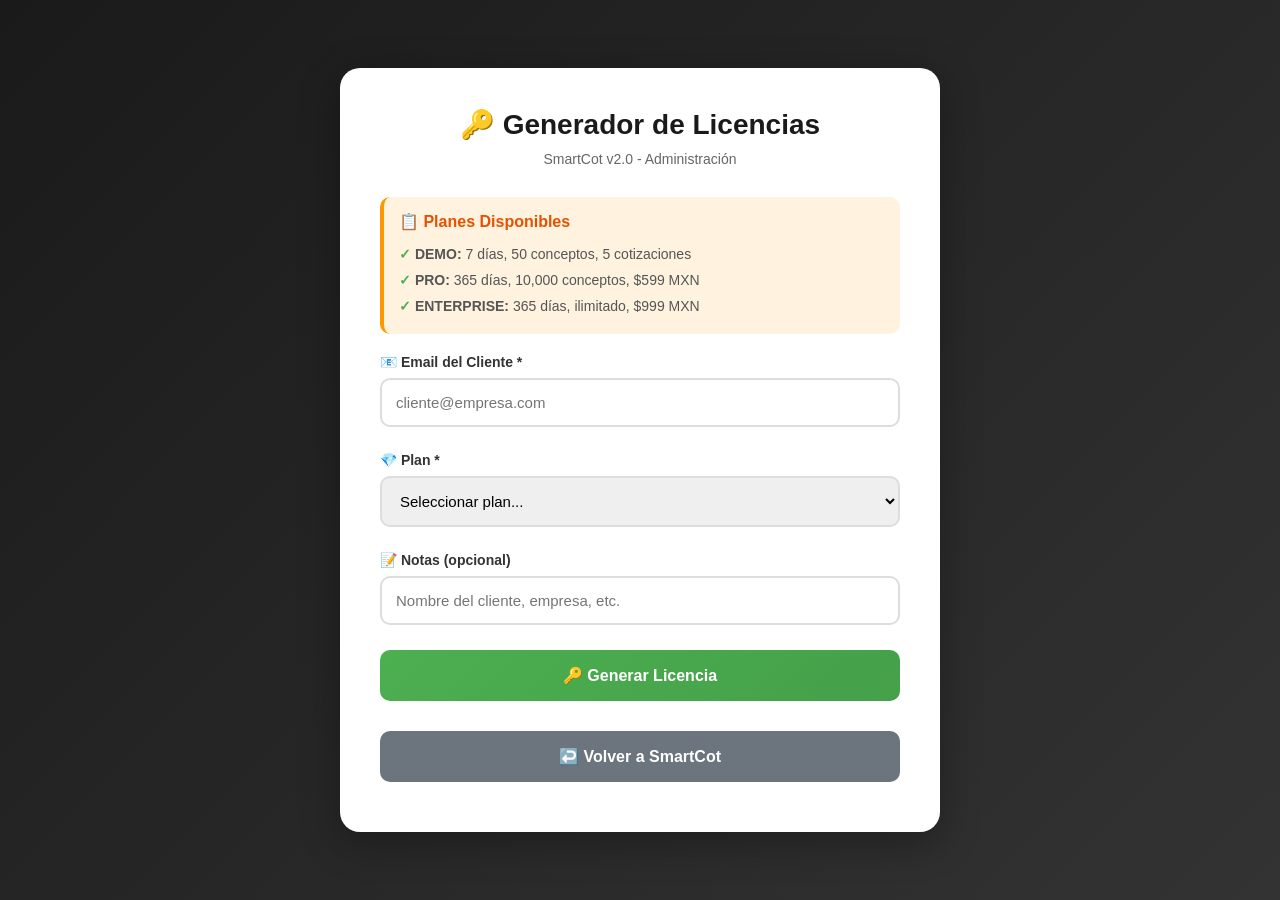
<file: generador-licencias.html>
<!DOCTYPE html>
<html lang="es">
<head>
    <meta charset="UTF-8">
    <meta name="viewport" content="width=device-width, initial-scale=1.0">
    <title>Generador de Licencias - SmartCot</title>
    <style>
        * { margin: 0; padding: 0; box-sizing: border-box; }
        body { 
            font-family: 'Segoe UI', 'Roboto', sans-serif; 
            background: linear-gradient(135deg, #1a1a1a 0%, #333333 100%); 
            min-height: 100vh; 
            display: flex; 
            align-items: center; 
            justify-content: center; 
            padding: 20px;
        }
        .container { 
            background: white; 
            padding: 40px; 
            border-radius: 20px; 
            max-width: 600px; 
            width: 100%;
            box-shadow: 0 10px 40px rgba(0,0,0,0.3);
        }
        h1 { 
            color: #1a1a1a; 
            margin-bottom: 10px; 
            text-align: center;
            font-size: 28px;
        }
        .subtitle {
            color: #666;
            text-align: center;
            margin-bottom: 30px;
            font-size: 14px;
        }
        .form-group { 
            margin-bottom: 25px; 
        }
        label { 
            display: block; 
            margin-bottom: 8px; 
            font-weight: 600; 
            color: #333;
            font-size: 14px;
        }
        input, select { 
            width: 100%; 
            padding: 14px; 
            border: 2px solid #ddd; 
            border-radius: 10px; 
            font-size: 15px;
            transition: border-color 0.3s;
        }
        input:focus, select:focus {
            outline: none;
            border-color: #1a1a1a;
        }
        button { 
            width: 100%; 
            padding: 16px; 
            background: linear-gradient(135deg, #4CAF50 0%, #45a049 100%); 
            color: white; 
            border: none; 
            border-radius: 10px; 
            font-size: 16px; 
            font-weight: 600; 
            cursor: pointer;
            transition: transform 0.3s, box-shadow 0.3s;
            margin-bottom: 10px;
        }
        button:hover { 
            transform: translateY(-2px);
            box-shadow: 0 5px 20px rgba(76, 175, 80, 0.4);
        }
        .resultado { 
            margin-top: 25px; 
            padding: 25px; 
            background: #E8F5E9; 
            border-radius: 15px; 
            display: none;
            border-left: 5px solid #4CAF50;
        }
        .resultado h3 {
            color: #2E7D32;
            margin-bottom: 15px;
            font-size: 18px;
        }
        .clave { 
            font-family: 'Courier New', monospace; 
            font-size: 16px; 
            padding: 15px; 
            background: white; 
            border-radius: 8px; 
            margin: 15px 0;
            word-break: break-all;
            border: 2px dashed #4CAF50;
            text-align: center;
            font-weight: 700;
            color: #1a1a1a;
        }
        .btn-copiar { 
            background: #2196F3; 
            margin-top: 10px;
        }
        .btn-copiar:hover {
            background: #1976D2;
        }
        .btn-email {
            background: #FF9800;
            margin-top: 10px;
        }
        .btn-email:hover {
            background: #F57C00;
        }
        .info-plan {
            background: #FFF3E0;
            padding: 15px;
            border-radius: 10px;
            margin-bottom: 20px;
            border-left: 4px solid #FF9800;
        }
        .info-plan h4 {
            color: #E65100;
            margin-bottom: 10px;
            font-size: 16px;
        }
        .info-plan ul {
            list-style: none;
            padding-left: 0;
        }
        .info-plan li {
            padding: 5px 0;
            color: #555;
            font-size: 14px;
        }
        .info-plan li:before {
            content: "✓ ";
            color: #4CAF50;
            font-weight: bold;
        }
        .historial {
            margin-top: 30px;
            padding-top: 30px;
            border-top: 2px solid #eee;
        }
        .historial h3 {
            color: #1a1a1a;
            margin-bottom: 15px;
            font-size: 18px;
        }
        .historial-item {
            background: #f5f7fa;
            padding: 15px;
            border-radius: 10px;
            margin-bottom: 10px;
            font-size: 13px;
        }
        .historial-item .fecha {
            color: #999;
            font-size: 12px;
        }
        .historial-item .clave-historial {
            font-family: monospace;
            background: white;
            padding: 8px;
            border-radius: 5px;
            margin-top: 8px;
            word-break: break-all;
        }
        .btn-volver {
            background: #6c757d;
            margin-top: 20px;
        }
        .btn-volver:hover {
            background: #5a6268;
        }
    </style>
</head>
<body>
    <div class="container">
        <h1>🔑 Generador de Licencias</h1>
        <p class="subtitle">SmartCot v2.0 - Administración</p>
        
        <!-- Información del Plan -->
        <div class="info-plan">
            <h4>📋 Planes Disponibles</h4>
            <ul>
                <li><strong>DEMO:</strong> 7 días, 50 conceptos, 5 cotizaciones</li>
                <li><strong>PRO:</strong> 365 días, 10,000 conceptos, $599 MXN</li>
                <li><strong>ENTERPRISE:</strong> 365 días, ilimitado, $999 MXN</li>
            </ul>
        </div>
        
        <div class="form-group">
            <label for="gen-email">📧 Email del Cliente *</label>
            <input type="email" id="gen-email" placeholder="cliente@empresa.com" required>
        </div>
        
        <div class="form-group">
            <label for="gen-plan">💎 Plan *</label>
            <select id="gen-plan" required>
                <option value="">Seleccionar plan...</option>
                <option value="DEMO">DEMO - Gratis (7 días)</option>
                <option value="PRO">PRO - $599 MXN (365 días)</option>
                <option value="ENTERPRISE">ENTERPRISE - $999 MXN (365 días)</option>
            </select>
        </div>
        
        <div class="form-group">
            <label for="gen-notas">📝 Notas (opcional)</label>
            <input type="text" id="gen-notas" placeholder="Nombre del cliente, empresa, etc.">
        </div>
        
        <button onclick="generarLicencia()">🔑 Generar Licencia</button>
        <button class="btn-volver" onclick="window.location.href='index.html'">↩️ Volver a SmartCot</button>
        
        <div class="resultado" id="resultado">
            <h3>✅ Licencia Generada Exitosamente</h3>
            <p style="color: #555; margin-bottom: 10px;">Clave de activación:</p>
            <div class="clave" id="clave-generada"></div>
            <div id="info-licencia" style="margin: 15px 0; color: #555; font-size: 14px;"></div>
            <button class="btn-copiar" onclick="copiarClave()">📋 Copiar Clave</button>
            <button class="btn-email" onclick="enviarEmail()">📧 Enviar por Email</button>
        </div>
        
        <div class="historial" id="historial-section" style="display: none;">
            <h3>📜 Historial de Licencias Generadas</h3>
            <div id="historial-lista"></div>
            <button onclick="limpiarHistorial()" style="background: #f44336; margin-top: 15px; padding: 12px;">🗑️ Limpiar Historial</button>
        </div>
    </div>
    
    <script>
        // Sistema de generación de licencias
        var licenciasGeneradas = JSON.parse(localStorage.getItem('smartcot_licencias_generadas') || '[]');
        
        // Mostrar historial al cargar
        window.onload = function() {
            if (licenciasGeneradas.length > 0) {
                document.getElementById('historial-section').style.display = 'block';
                mostrarHistorial();
            }
        };
        
        function generarLicencia() {
            var email = document.getElementById('gen-email').value.trim();
            var plan = document.getElementById('gen-plan').value;
            var notas = document.getElementById('gen-notas').value.trim();
            
            if (!email) {
                alert('⚠️ Ingresa un email válido');
                return;
            }
            
            if (!plan) {
                alert('⚠️ Selecciona un plan');
                return;
            }
            
            // Validar email
            var emailRegex = /^[^\s@]+@[^\s@]+\.[^\s@]+$/;
            if (!emailRegex.test(email)) {
                alert('⚠️ El email no es válido');
                return;
            }
            
            // Generar hash del email
            var emailHash = hashEmail(email);
            
            // Generar timestamp
            var timestamp = Date.now();
            
            // Generar random
            var random = Math.random().toString(36).substring(2, 10).toUpperCase();
            
            // Crear clave
            var clave = plan + '-' + emailHash + '-' + timestamp + '-' + random;
            
            // Mostrar resultado
            document.getElementById('clave-generada').textContent = clave;
            
            // Información adicional
            var infoPlan = {
                'DEMO': { dias: 7, precio: 'Gratis' },
                'PRO': { dias: 365, precio: '$599 MXN' },
                'ENTERPRISE': { dias: 365, precio: '$999 MXN' }
            };
            
            var info = infoPlan[plan];
            document.getElementById('info-licencia').innerHTML = 
                '<strong>Plan:</strong> ' + plan + '<br>' +
                '<strong>Duración:</strong> ' + info.dias + ' días<br>' +
                '<strong>Precio:</strong> ' + info.precio + '<br>' +
                '<strong>Email:</strong> ' + email +
                (notas ? '<br><strong>Notas:</strong> ' + notas : '');
            
            document.getElementById('resultado').style.display = 'block';
            
            // Guardar en historial
            guardarEnHistorial({
                fecha: new Date().toISOString(),
                email: email,
                plan: plan,
                clave: clave,
                notas: notas
            });
            
            // Scroll al resultado
            document.getElementById('resultado').scrollIntoView({ behavior: 'smooth' });
        }
        
        function hashEmail(email) {
            var hash = 0;
            for (var i = 0; i < email.length; i++) {
                var char = email.charCodeAt(i);
                hash = ((hash << 5) - hash) + char;
                hash = hash & hash;
            }
            return Math.abs(hash).toString(36).toUpperCase().substring(0, 8);
        }
        
        function copiarClave() {
            var clave = document.getElementById('clave-generada').textContent;
            navigator.clipboard.writeText(clave).then(function() {
                alert('✅ Clave copiada al portapapeles');
            }).catch(function() {
                // Fallback para navegadores antiguos
                var textArea = document.createElement('textarea');
                textArea.value = clave;
                document.body.appendChild(textArea);
                textArea.select();
                document.execCommand('copy');
                document.body.removeChild(textArea);
                alert('✅ Clave copiada al portapapeles');
            });
        }
        
        function enviarEmail() {
            var clave = document.getElementById('clave-generada').textContent;
            var email = document.getElementById('gen-email').value.trim();
            var plan = document.getElementById('gen-plan').value;
            
            var asunto = '🔑 Tu Licencia SmartCot - Plan ' + plan;
            var cuerpo = '¡Gracias por adquirir SmartCot!\n\n' +
                'Tu clave de licencia es:\n' +
                clave + '\n\n' +
                'Para activarla:\n' +
                '1. Ve a https://lecterhdz.github.io/smartcot/\n' +
                '2. Inicia sesión\n' +
                '3. Ve a la sección "Licencia"\n' +
                '4. Ingresa tu email y esta clave\n' +
                '5. Click en "Activar Licencia"\n\n' +
                'Características del plan ' + plan + ':\n' +
                '- Duración: ' + (plan === 'DEMO' ? '7 días' : '365 días') + '\n' +
                '- Soporte: ' + (plan === 'ENTERPRISE' ? 'Prioritario 24hrs' : 'Email') + '\n\n' +
                '¿Tienes dudas? Responde este email.\n\n' +
                '¡Gracias por confiar en SmartCot!';
            
            window.location.href = 'mailto:' + email + '?subject=' + encodeURIComponent(asunto) + '&body=' + encodeURIComponent(cuerpo);
        }
        
        function guardarEnHistorial(licencia) {
            licenciasGeneradas.unshift(licencia);
            // Mantener solo las últimas 50
            if (licenciasGeneradas.length > 50) {
                licenciasGeneradas = licenciasGeneradas.slice(0, 50);
            }
            localStorage.setItem('smartcot_licencias_generadas', JSON.stringify(licenciasGeneradas));
            mostrarHistorial();
            document.getElementById('historial-section').style.display = 'block';
        }
        
        function mostrarHistorial() {
            var lista = document.getElementById('historial-lista');
            if (licenciasGeneradas.length === 0) {
                lista.innerHTML = '<p style="color: #999; text-align: center;">No hay licencias generadas</p>';
                return;
            }
            
            lista.innerHTML = licenciasGeneradas.map(function(l, index) {
                var fecha = new Date(l.fecha).toLocaleDateString('es-MX') + ' ' + new Date(l.fecha).toLocaleTimeString('es-MX');
                return '<div class="historial-item">' +
                    '<div><strong>' + l.plan + '</strong> - ' + l.email + '</div>' +
                    '<div class="fecha">' + fecha + (l.notas ? ' - ' + l.notas : '') + '</div>' +
                    '<div class="clave-historial">' + l.clave + '</div>' +
                    '<button onclick="copiarDelHistorial(' + index + ')" style="background: #2196F3; padding: 8px; margin-top: 10px; font-size: 13px;">📋 Copiar</button>' +
                    '</div>';
            }).join('');
        }
        
        function copiarDelHistorial(index) {
            var clave = licenciasGeneradas[index].clave;
            navigator.clipboard.writeText(clave).then(function() {
                alert('✅ Clave copiada');
            });
        }
        
        function limpiarHistorial() {
            if (confirm('¿Estás seguro de limpiar el historial? Esta acción no se puede deshacer.')) {
                licenciasGeneradas = [];
                localStorage.removeItem('smartcot_licencias_generadas');
                document.getElementById('historial-section').style.display = 'none';
                alert('✅ Historial limpiado');
            }
        }
    </script>
</body>
</html>
</file>
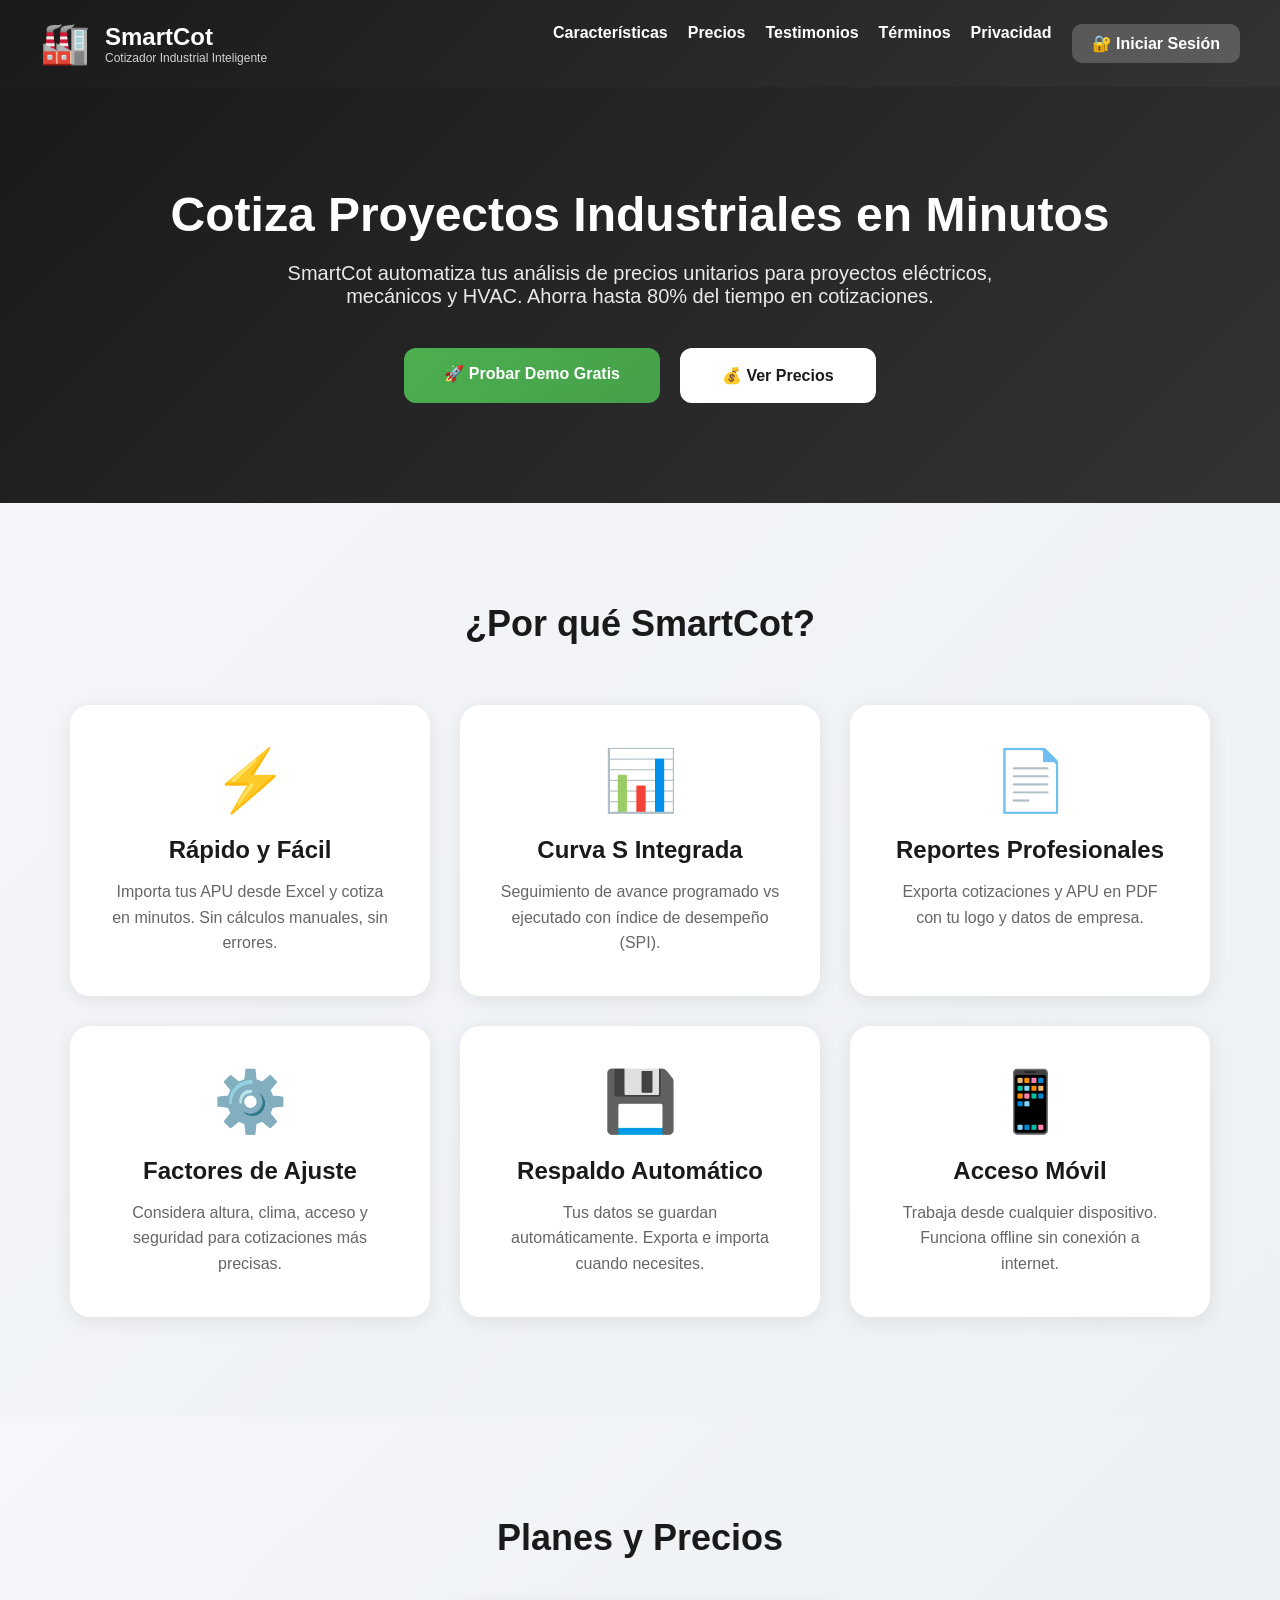
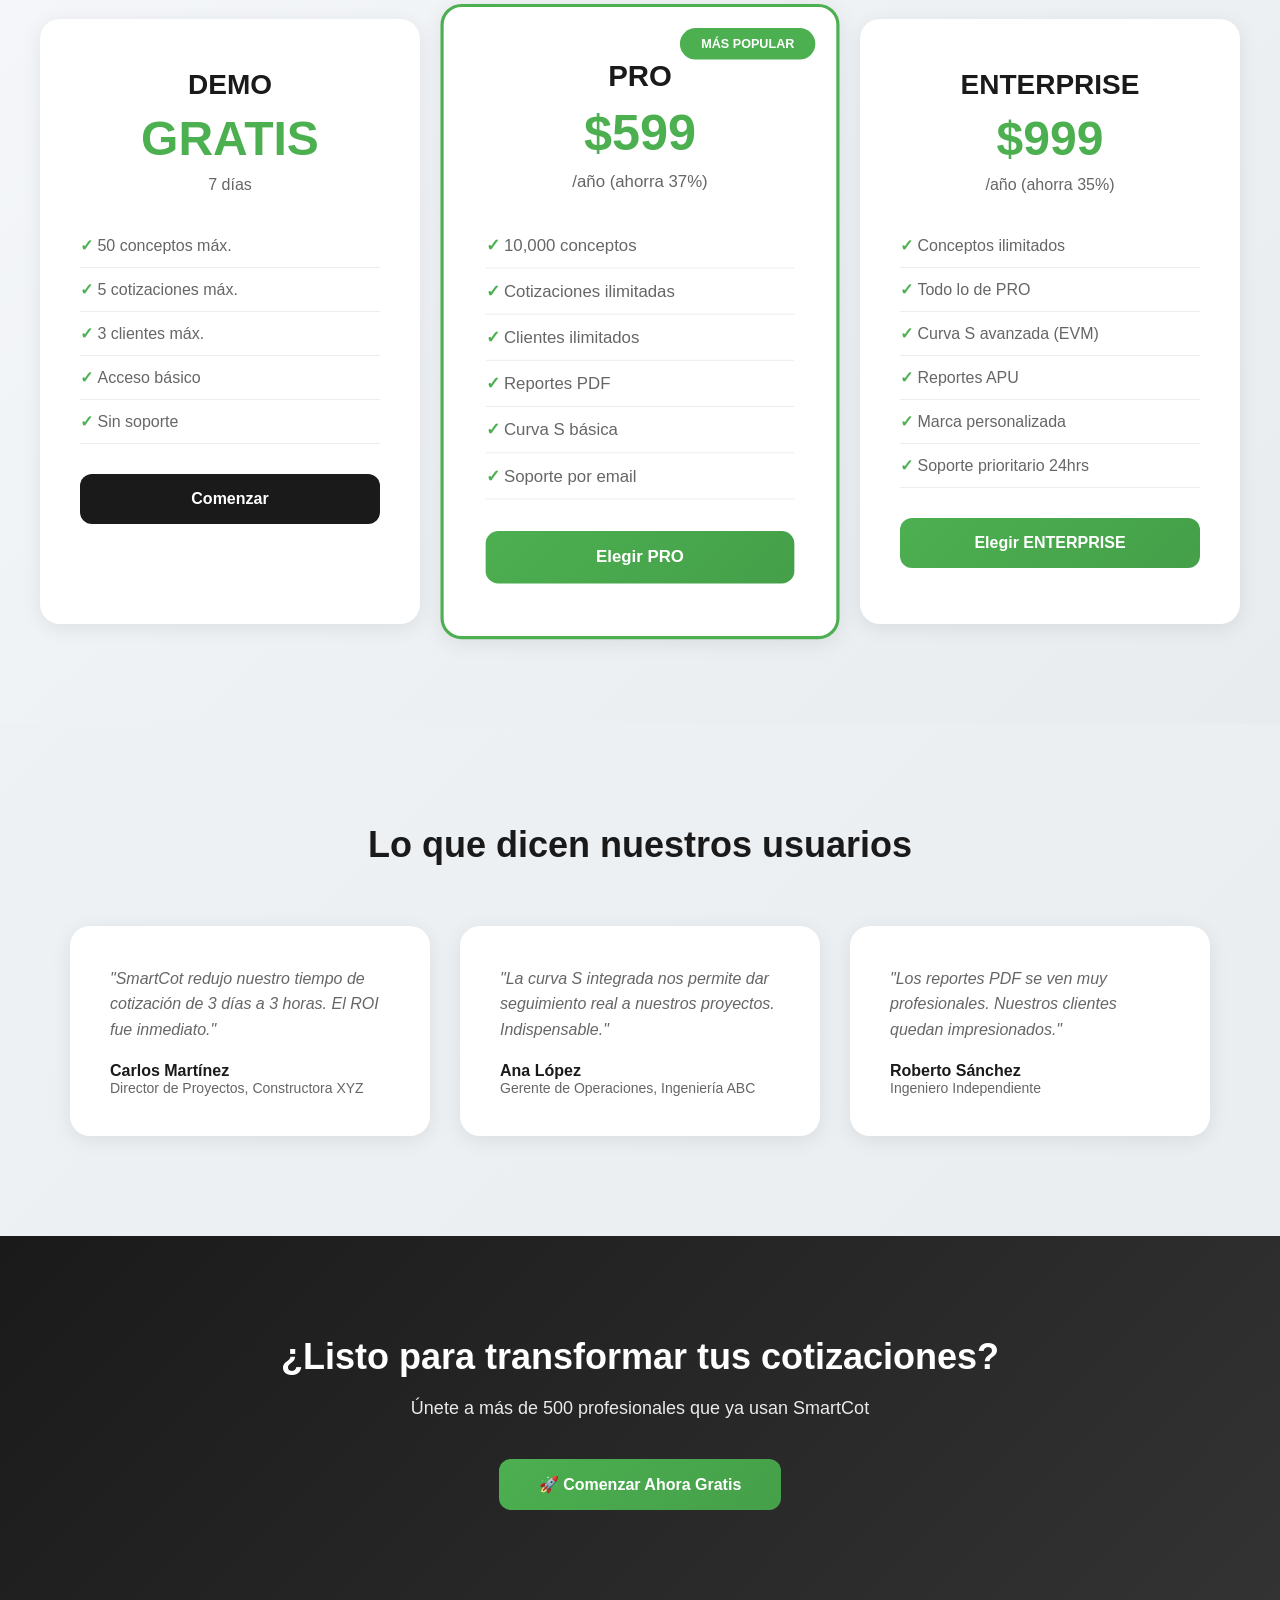
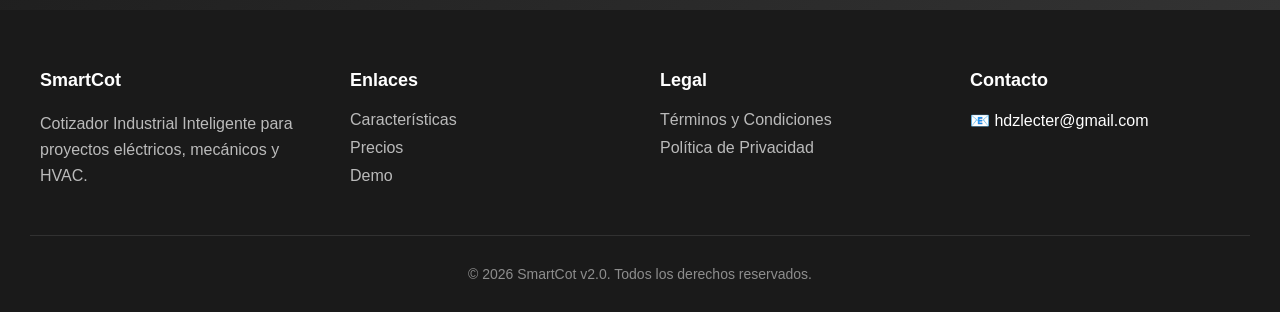
<file: landing.html>
<!DOCTYPE html>
<html lang="es">
<head>
    <meta charset="UTF-8">
    <meta name="viewport" content="width=device-width, initial-scale=1.0">
    <meta name="description" content="SmartCot - Cotizador Industrial Inteligente. Cotiza proyectos eléctricos, mecánicos y HVAC en minutos.">
    <title>SmartCot v2.0 - Cotizador Industrial Inteligente</title>
    <link rel="icon" type="image/png" href="https://cdn-icons-png.flaticon.com/512/2933/2933245.png">
    <style>
        * { margin: 0; padding: 0; box-sizing: border-box; }
        body { font-family: 'Segoe UI', 'Roboto', sans-serif; background: linear-gradient(135deg, #f5f7fa 0%, #e8ecef 100%); min-height: 100vh; color: #333; }
        
        /* Header */
        .header { background: linear-gradient(135deg, #1a1a1a 0%, #333333 100%); color: white; padding: 20px 30px; position: sticky; top: 0; z-index: 100; }
        .header-content { max-width: 1200px; margin: 0 auto; display: flex; justify-content: space-between; align-items: center; }
        .logo { display: flex; align-items: center; gap: 15px; }
        .logo-icon { font-size: 40px; }
        .logo-text h1 { font-size: 24px; font-weight: 700; }
        .logo-text p { font-size: 12px; opacity: 0.8; }
        .nav-links { display: flex; gap: 20px; }
        .nav-links a { color: white; text-decoration: none; font-weight: 600; transition: opacity 0.3s; }
        .nav-links a:hover { opacity: 0.8; }
        .btn-login { background: rgba(255,255,255,0.2); padding: 10px 20px; border-radius: 10px; }
        
        /* Hero Section */
        .hero { background: linear-gradient(135deg, #1a1a1a 0%, #333333 100%); color: white; padding: 100px 30px; text-align: center; }
        .hero h1 { font-size: 48px; margin-bottom: 20px; font-weight: 700; }
        .hero p { font-size: 20px; opacity: 0.9; margin-bottom: 40px; max-width: 800px; margin-left: auto; margin-right: auto; }
        .hero-buttons { display: flex; gap: 20px; justify-content: center; flex-wrap: wrap; }
        .btn { padding: 16px 40px; border-radius: 12px; font-weight: 700; font-size: 16px; cursor: pointer; text-decoration: none; display: inline-block; transition: transform 0.3s; }
        .btn:hover { transform: translateY(-3px); }
        .btn-primary { background: linear-gradient(135deg, #4CAF50 0%, #45a049 100%); color: white; border: none; }
        .btn-secondary { background: white; color: #1a1a1a; border: 2px solid white; }
        
        /* Features */
        .features { padding: 100px 30px; max-width: 1200px; margin: 0 auto; }
        .section-title { text-align: center; font-size: 36px; margin-bottom: 60px; color: #1a1a1a; }
        .features-grid { display: grid; grid-template-columns: repeat(auto-fit, minmax(300px, 1fr)); gap: 30px; }
        .feature-card { background: white; padding: 40px; border-radius: 20px; box-shadow: 0 4px 20px rgba(0,0,0,0.08); text-align: center; transition: transform 0.3s; }
        .feature-card:hover { transform: translateY(-10px); }
        .feature-icon { font-size: 60px; margin-bottom: 20px; }
        .feature-card h3 { font-size: 24px; margin-bottom: 15px; color: #1a1a1a; }
        .feature-card p { color: #666; line-height: 1.6; }
        
        /* Pricing */
        .pricing { padding: 100px 30px; background: linear-gradient(135deg, #f5f7fa 0%, #e8ecef 100%); }
        .pricing-grid { display: grid; grid-template-columns: repeat(auto-fit, minmax(300px, 1fr)); gap: 30px; max-width: 1200px; margin: 0 auto; }
        .pricing-card { background: white; padding: 50px 40px; border-radius: 20px; box-shadow: 0 4px 20px rgba(0,0,0,0.08); text-align: center; position: relative; transition: transform 0.3s; }
        .pricing-card:hover { transform: translateY(-10px); }
        .pricing-card.featured { border: 3px solid #4CAF50; transform: scale(1.05); }
        .pricing-card.featured:hover { transform: scale(1.05) translateY(-10px); }
        .badge { position: absolute; top: 20px; right: 20px; background: #4CAF50; color: white; padding: 8px 20px; border-radius: 20px; font-size: 12px; font-weight: 700; }
        .plan-name { font-size: 28px; font-weight: 700; color: #1a1a1a; margin-bottom: 10px; }
        .plan-price { font-size: 48px; font-weight: 700; color: #4CAF50; margin-bottom: 10px; }
        .plan-period { color: #666; margin-bottom: 30px; }
        .plan-features { list-style: none; margin-bottom: 30px; text-align: left; }
        .plan-features li { padding: 12px 0; border-bottom: 1px solid #eee; color: #666; }
        .plan-features li:before { content: '✓ '; color: #4CAF50; font-weight: 700; }
        .btn-plan { width: 100%; padding: 16px; border-radius: 12px; font-weight: 700; font-size: 16px; cursor: pointer; border: none; }
        .btn-plan-primary { background: linear-gradient(135deg, #4CAF50 0%, #45a049 100%); color: white; }
        .btn-plan-secondary { background: #1a1a1a; color: white; }
        
        /* Testimonials */
        .testimonials { padding: 100px 30px; max-width: 1200px; margin: 0 auto; }
        .testimonial-grid { display: grid; grid-template-columns: repeat(auto-fit, minmax(300px, 1fr)); gap: 30px; }
        .testimonial-card { background: white; padding: 40px; border-radius: 20px; box-shadow: 0 4px 20px rgba(0,0,0,0.08); }
        .testimonial-text { font-size: 16px; color: #666; line-height: 1.6; margin-bottom: 20px; font-style: italic; }
        .testimonial-author { font-weight: 700; color: #1a1a1a; }
        .testimonial-role { color: #666; font-size: 14px; }
        
        /* CTA */
        .cta { background: linear-gradient(135deg, #1a1a1a 0%, #333333 100%); color: white; padding: 100px 30px; text-align: center; }
        .cta h2 { font-size: 36px; margin-bottom: 20px; }
        .cta p { font-size: 18px; opacity: 0.9; margin-bottom: 40px; }
        
        /* Footer */
        .footer { background: #1a1a1a; color: white; padding: 60px 30px 30px; }
        .footer-content { max-width: 1200px; margin: 0 auto; display: grid; grid-template-columns: repeat(auto-fit, minmax(250px, 1fr)); gap: 40px; margin-bottom: 40px; }
        .footer-section h4 { font-size: 18px; margin-bottom: 20px; }
        .footer-section ul { list-style: none; }
        .footer-section ul li { margin-bottom: 10px; }
        .footer-section a { color: rgba(255,255,255,0.7); text-decoration: none; transition: color 0.3s; }
        .footer-section a:hover { color: white; }
        .footer-bottom { text-align: center; padding-top: 30px; border-top: 1px solid rgba(255,255,255,0.1); color: rgba(255,255,255,0.5); font-size: 14px; }
        
        /* Mobile */
        @media (max-width: 768px) {
            .hero h1 { font-size: 32px; }
            .hero p { font-size: 16px; }
            .header-content { flex-direction: column; gap: 15px; }
            .nav-links { flex-wrap: wrap; justify-content: center; }
            .pricing-card.featured { transform: none; }
            .pricing-card.featured:hover { transform: translateY(-10px); }
        }
    </style>
</head>
<body>
    <!-- Header -->
    <header class="header">
        <div class="header-content">
            <div class="logo">
                <span class="logo-icon">🏭</span>
                <div class="logo-text">
                    <h1>SmartCot</h1>
                    <p>Cotizador Industrial Inteligente</p>
                </div>
            </div>
            <nav class="nav-links">
                <a href="#features">Características</a>
                <a href="#pricing">Precios</a>
                <a href="#testimonials">Testimonios</a>
                <a href="terminos.html">Términos</a>
                <a href="privacidad.html">Privacidad</a>
                <a href="index.html" class="btn-login">🔐 Iniciar Sesión</a>
            </nav>
        </div>
    </header>
    
    <!-- Hero Section -->
    <section class="hero">
        <h1>Cotiza Proyectos Industriales en Minutos</h1>
        <p>SmartCot automatiza tus análisis de precios unitarios para proyectos eléctricos, mecánicos y HVAC. Ahorra hasta 80% del tiempo en cotizaciones.</p>
        <div class="hero-buttons">
            <a href="index.html" class="btn btn-primary">🚀 Probar Demo Gratis</a>
            <a href="#pricing" class="btn btn-secondary">💰 Ver Precios</a>
        </div>
    </section>
    
    <!-- Features -->
    <section id="features" class="features">
        <h2 class="section-title">¿Por qué SmartCot?</h2>
        <div class="features-grid">
            <div class="feature-card">
                <div class="feature-icon">⚡</div>
                <h3>Rápido y Fácil</h3>
                <p>Importa tus APU desde Excel y cotiza en minutos. Sin cálculos manuales, sin errores.</p>
            </div>
            <div class="feature-card">
                <div class="feature-icon">📊</div>
                <h3>Curva S Integrada</h3>
                <p>Seguimiento de avance programado vs ejecutado con índice de desempeño (SPI).</p>
            </div>
            <div class="feature-card">
                <div class="feature-icon">📄</div>
                <h3>Reportes Profesionales</h3>
                <p>Exporta cotizaciones y APU en PDF con tu logo y datos de empresa.</p>
            </div>
            <div class="feature-card">
                <div class="feature-icon">⚙️</div>
                <h3>Factores de Ajuste</h3>
                <p>Considera altura, clima, acceso y seguridad para cotizaciones más precisas.</p>
            </div>
            <div class="feature-card">
                <div class="feature-icon">💾</div>
                <h3>Respaldo Automático</h3>
                <p>Tus datos se guardan automáticamente. Exporta e importa cuando necesites.</p>
            </div>
            <div class="feature-card">
                <div class="feature-icon">📱</div>
                <h3>Acceso Móvil</h3>
                <p>Trabaja desde cualquier dispositivo. Funciona offline sin conexión a internet.</p>
            </div>
        </div>
    </section>
    
    <!-- Pricing -->
    <section id="pricing" class="pricing">
        <h2 class="section-title">Planes y Precios</h2>
        <div class="pricing-grid">
            <!-- DEMO -->
            <div class="pricing-card">
                <div class="plan-name">DEMO</div>
                <div class="plan-price">GRATIS</div>
                <div class="plan-period">7 días</div>
                <ul class="plan-features">
                    <li>50 conceptos máx.</li>
                    <li>5 cotizaciones máx.</li>
                    <li>3 clientes máx.</li>
                    <li>Acceso básico</li>
                    <li>Sin soporte</li>
                </ul>
                <a href="index.html" class="btn btn-plan btn-plan-secondary">Comenzar</a>
            </div>
            
            <!-- PRO -->
            <div class="pricing-card featured">
                <div class="badge">MÁS POPULAR</div>
                <div class="plan-name">PRO</div>
                <div class="plan-price">$599</div>
                <div class="plan-period">/año (ahorra 37%)</div>
                <ul class="plan-features">
                    <li>10,000 conceptos</li>
                    <li>Cotizaciones ilimitadas</li>
                    <li>Clientes ilimitados</li>
                    <li>Reportes PDF</li>
                    <li>Curva S básica</li>
                    <li>Soporte por email</li>
                </ul>
                <button onclick="comprarPlan('PRO')" class="btn btn-plan btn-plan-primary">Elegir PRO</button>
            </div>
            
            <!-- ENTERPRISE -->
            <div class="pricing-card">
                <div class="plan-name">ENTERPRISE</div>
                <div class="plan-price">$999</div>
                <div class="plan-period">/año (ahorra 35%)</div>
                <ul class="plan-features">
                    <li>Conceptos ilimitados</li>
                    <li>Todo lo de PRO</li>
                    <li>Curva S avanzada (EVM)</li>
                    <li>Reportes APU</li>
                    <li>Marca personalizada</li>
                    <li>Soporte prioritario 24hrs</li>
                </ul>
                <button onclick="comprarPlan('ENTERPRISE')" class="btn btn-plan btn-plan-primary">Elegir ENTERPRISE</button>
            </div>
        </div>
    </section>
    
    <!-- Testimonials -->
    <section id="testimonials" class="testimonials">
        <h2 class="section-title">Lo que dicen nuestros usuarios</h2>
        <div class="testimonial-grid">
            <div class="testimonial-card">
                <p class="testimonial-text">"SmartCot redujo nuestro tiempo de cotización de 3 días a 3 horas. El ROI fue inmediato."</p>
                <div class="testimonial-author">Carlos Martínez</div>
                <div class="testimonial-role">Director de Proyectos, Constructora XYZ</div>
            </div>
            <div class="testimonial-card">
                <p class="testimonial-text">"La curva S integrada nos permite dar seguimiento real a nuestros proyectos. Indispensable."</p>
                <div class="testimonial-author">Ana López</div>
                <div class="testimonial-role">Gerente de Operaciones, Ingeniería ABC</div>
            </div>
            <div class="testimonial-card">
                <p class="testimonial-text">"Los reportes PDF se ven muy profesionales. Nuestros clientes quedan impresionados."</p>
                <div class="testimonial-author">Roberto Sánchez</div>
                <div class="testimonial-role">Ingeniero Independiente</div>
            </div>
        </div>
    </section>
    
    <!-- CTA -->
    <section class="cta">
        <h2>¿Listo para transformar tus cotizaciones?</h2>
        <p>Únete a más de 500 profesionales que ya usan SmartCot</p>
        <a href="index.html" class="btn btn-primary">🚀 Comenzar Ahora Gratis</a>
    </section>
    
    <!-- Footer -->
    <footer class="footer">
        <div class="footer-content">
            <div class="footer-section">
                <h4>SmartCot</h4>
                <p style="color: rgba(255,255,255,0.7); line-height: 1.6;">Cotizador Industrial Inteligente para proyectos eléctricos, mecánicos y HVAC.</p>
            </div>
            <div class="footer-section">
                <h4>Enlaces</h4>
                <ul>
                    <li><a href="#features">Características</a></li>
                    <li><a href="#pricing">Precios</a></li>
                    <li><a href="index.html">Demo</a></li>
                </ul>
            </div>
            <div class="footer-section">
                <h4>Legal</h4>
                <ul>
                    <li><a href="terminos.html">Términos y Condiciones</a></li>
                    <li><a href="privacidad.html">Política de Privacidad</a></li>
                </ul>
            </div>
            <div class="footer-section">
                <h4>Contacto</h4>
                <ul>
                    <li>📧 hdzlecter@gmail.com</li>
                </ul>
            </div>
        </div>
        <div class="footer-bottom">
            <p>&copy; 2026 SmartCot v2.0. Todos los derechos reservados.</p>
        </div>
    </footer>
    
    <script>
        function comprarPlan(plan) {
            var precios = {
                'PRO': { precio: 599, duracion: 365 },
                'ENTERPRISE': { precio: 999, duracion: 365 }
            };
            
            var info = precios[plan];
            var mensaje = '🎉 ¡Excelente elección! Plan ' + plan + '\n\n' +
                '💰 Precio: $' + info.precio + ' MXN / año\n' +
                '📅 Duración: ' + info.duracion + ' días\n\n' +
                'Para activar tu licencia:\n' +
                '1. Contacta a hdzlecter@gmail.com\n' +
                '2. Indica tu plan preferido\n' +
                '3. Recibe tu clave de activación\n' +
                '4. Activa en la sección Licencia\n\n' +
                '💳 Métodos de pago:\n' +
                '• Transferencia bancaria\n' +
                '• PayPal\n' +
                '• Tarjeta de crédito/débito';
            
            alert(mensaje);
        }
    </script>
</body>
</html>
</file>
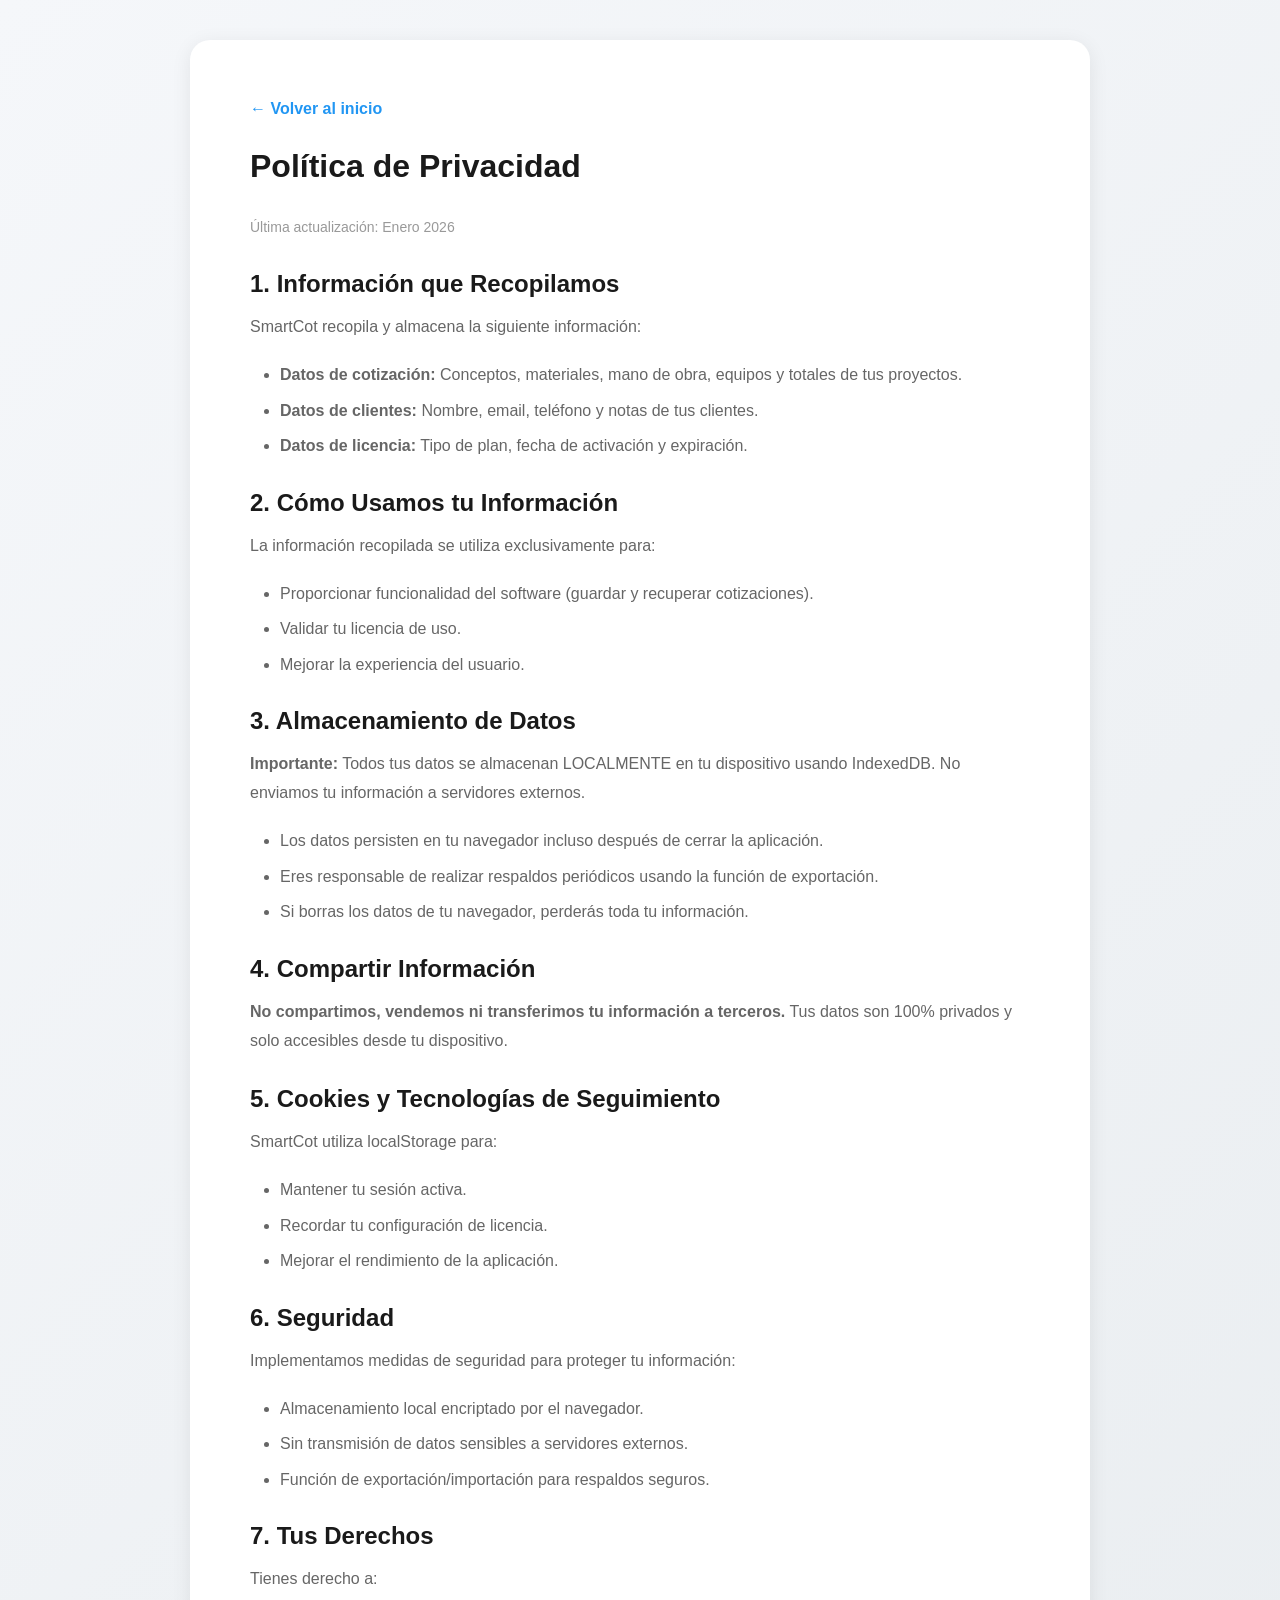
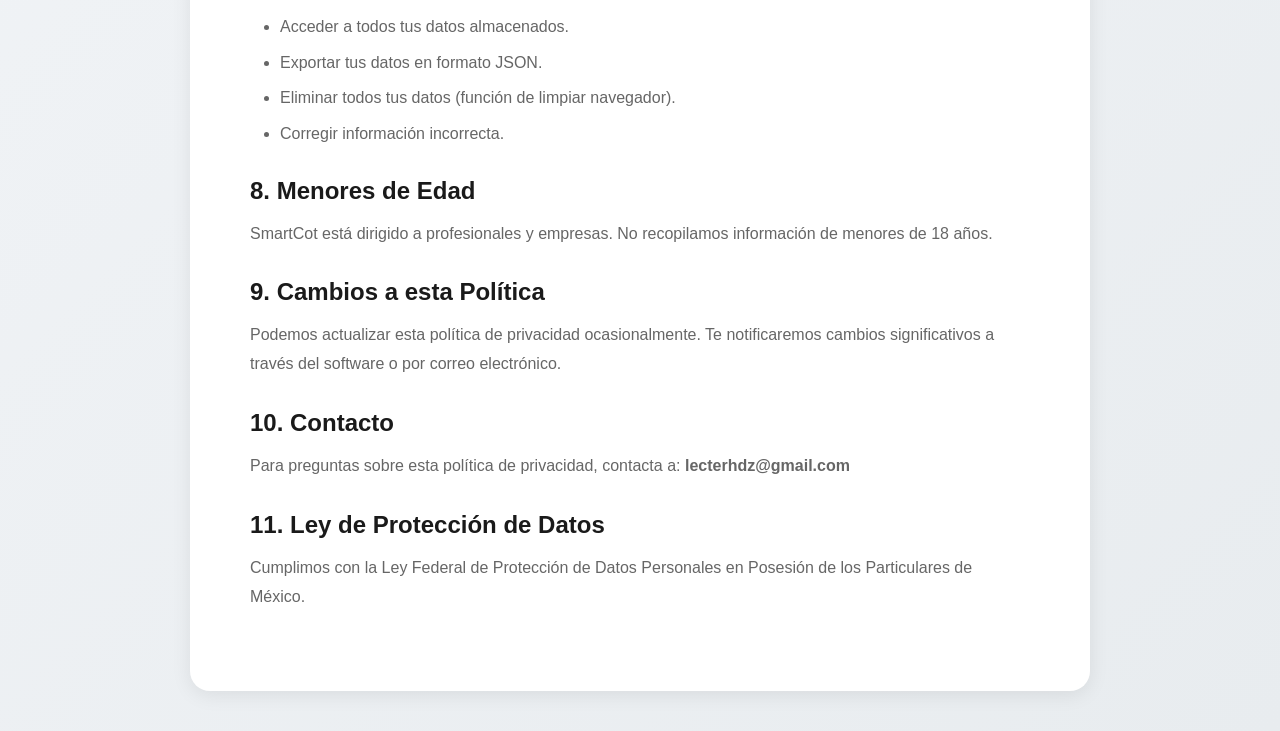
<file: privacidad.html>
<!DOCTYPE html>
<html lang="es">
<head>
    <meta charset="UTF-8">
    <meta name="viewport" content="width=device-width, initial-scale=1.0">
    <title>Política de Privacidad - SmartCot</title>
    <link rel="icon" type="image/png" href="https://cdn-icons-png.flaticon.com/512/2933/2933245.png">
    <style>
        * { margin: 0; padding: 0; box-sizing: border-box; }
        body { font-family: 'Segoe UI', 'Roboto', sans-serif; background: linear-gradient(135deg, #f5f7fa 0%, #e8ecef 100%); min-height: 100vh; color: #333; padding: 40px 20px; }
        .container { max-width: 900px; margin: 0 auto; background: white; padding: 60px; border-radius: 20px; box-shadow: 0 4px 20px rgba(0,0,0,0.08); }
        h1 { font-size: 32px; margin-bottom: 30px; color: #1a1a1a; }
        h2 { font-size: 24px; margin: 30px 0 15px; color: #1a1a1a; }
        p { line-height: 1.8; margin-bottom: 20px; color: #666; }
        ul { margin: 20px 0 20px 30px; color: #666; }
        li { margin-bottom: 10px; line-height: 1.6; }
        .back-link { display: inline-block; margin-bottom: 30px; color: #2196F3; text-decoration: none; font-weight: 600; }
        .back-link:hover { text-decoration: underline; }
        .fecha { color: #999; font-size: 14px; margin-bottom: 30px; }
        @media (max-width: 768px) { .container { padding: 30px 20px; } h1 { font-size: 24px; } h2 { font-size: 20px; } }
    </style>
</head>
<body>
    <div class="container">
        <a href="landing.html" class="back-link">← Volver al inicio</a>
        <h1>Política de Privacidad</h1>
        <p class="fecha">Última actualización: Enero 2026</p>
        
        <h2>1. Información que Recopilamos</h2>
        <p>SmartCot recopila y almacena la siguiente información:</p>
        <ul>
            <li><strong>Datos de cotización:</strong> Conceptos, materiales, mano de obra, equipos y totales de tus proyectos.</li>
            <li><strong>Datos de clientes:</strong> Nombre, email, teléfono y notas de tus clientes.</li>
            <li><strong>Datos de licencia:</strong> Tipo de plan, fecha de activación y expiración.</li>
        </ul>
        
        <h2>2. Cómo Usamos tu Información</h2>
        <p>La información recopilada se utiliza exclusivamente para:</p>
        <ul>
            <li>Proporcionar funcionalidad del software (guardar y recuperar cotizaciones).</li>
            <li>Validar tu licencia de uso.</li>
            <li>Mejorar la experiencia del usuario.</li>
        </ul>
        
        <h2>3. Almacenamiento de Datos</h2>
        <p><strong>Importante:</strong> Todos tus datos se almacenan LOCALMENTE en tu dispositivo usando IndexedDB. No enviamos tu información a servidores externos.</p>
        <ul>
            <li>Los datos persisten en tu navegador incluso después de cerrar la aplicación.</li>
            <li>Eres responsable de realizar respaldos periódicos usando la función de exportación.</li>
            <li>Si borras los datos de tu navegador, perderás toda tu información.</li>
        </ul>
        
        <h2>4. Compartir Información</h2>
        <p><strong>No compartimos, vendemos ni transferimos tu información a terceros.</strong> Tus datos son 100% privados y solo accesibles desde tu dispositivo.</p>
        
        <h2>5. Cookies y Tecnologías de Seguimiento</h2>
        <p>SmartCot utiliza localStorage para:</p>
        <ul>
            <li>Mantener tu sesión activa.</li>
            <li>Recordar tu configuración de licencia.</li>
            <li>Mejorar el rendimiento de la aplicación.</li>
        </ul>
        
        <h2>6. Seguridad</h2>
        <p>Implementamos medidas de seguridad para proteger tu información:</p>
        <ul>
            <li>Almacenamiento local encriptado por el navegador.</li>
            <li>Sin transmisión de datos sensibles a servidores externos.</li>
            <li>Función de exportación/importación para respaldos seguros.</li>
        </ul>
        
        <h2>7. Tus Derechos</h2>
        <p>Tienes derecho a:</p>
        <ul>
            <li>Acceder a todos tus datos almacenados.</li>
            <li>Exportar tus datos en formato JSON.</li>
            <li>Eliminar todos tus datos (función de limpiar navegador).</li>
            <li>Corregir información incorrecta.</li>
        </ul>
        
        <h2>8. Menores de Edad</h2>
        <p>SmartCot está dirigido a profesionales y empresas. No recopilamos información de menores de 18 años.</p>
        
        <h2>9. Cambios a esta Política</h2>
        <p>Podemos actualizar esta política de privacidad ocasionalmente. Te notificaremos cambios significativos a través del software o por correo electrónico.</p>
        
        <h2>10. Contacto</h2>
        <p>Para preguntas sobre esta política de privacidad, contacta a: <strong>lecterhdz@gmail.com</strong></p>
        
        <h2>11. Ley de Protección de Datos</h2>
        <p>Cumplimos con la Ley Federal de Protección de Datos Personales en Posesión de los Particulares de México.</p>
    </div>
</body>
</html>
</file>
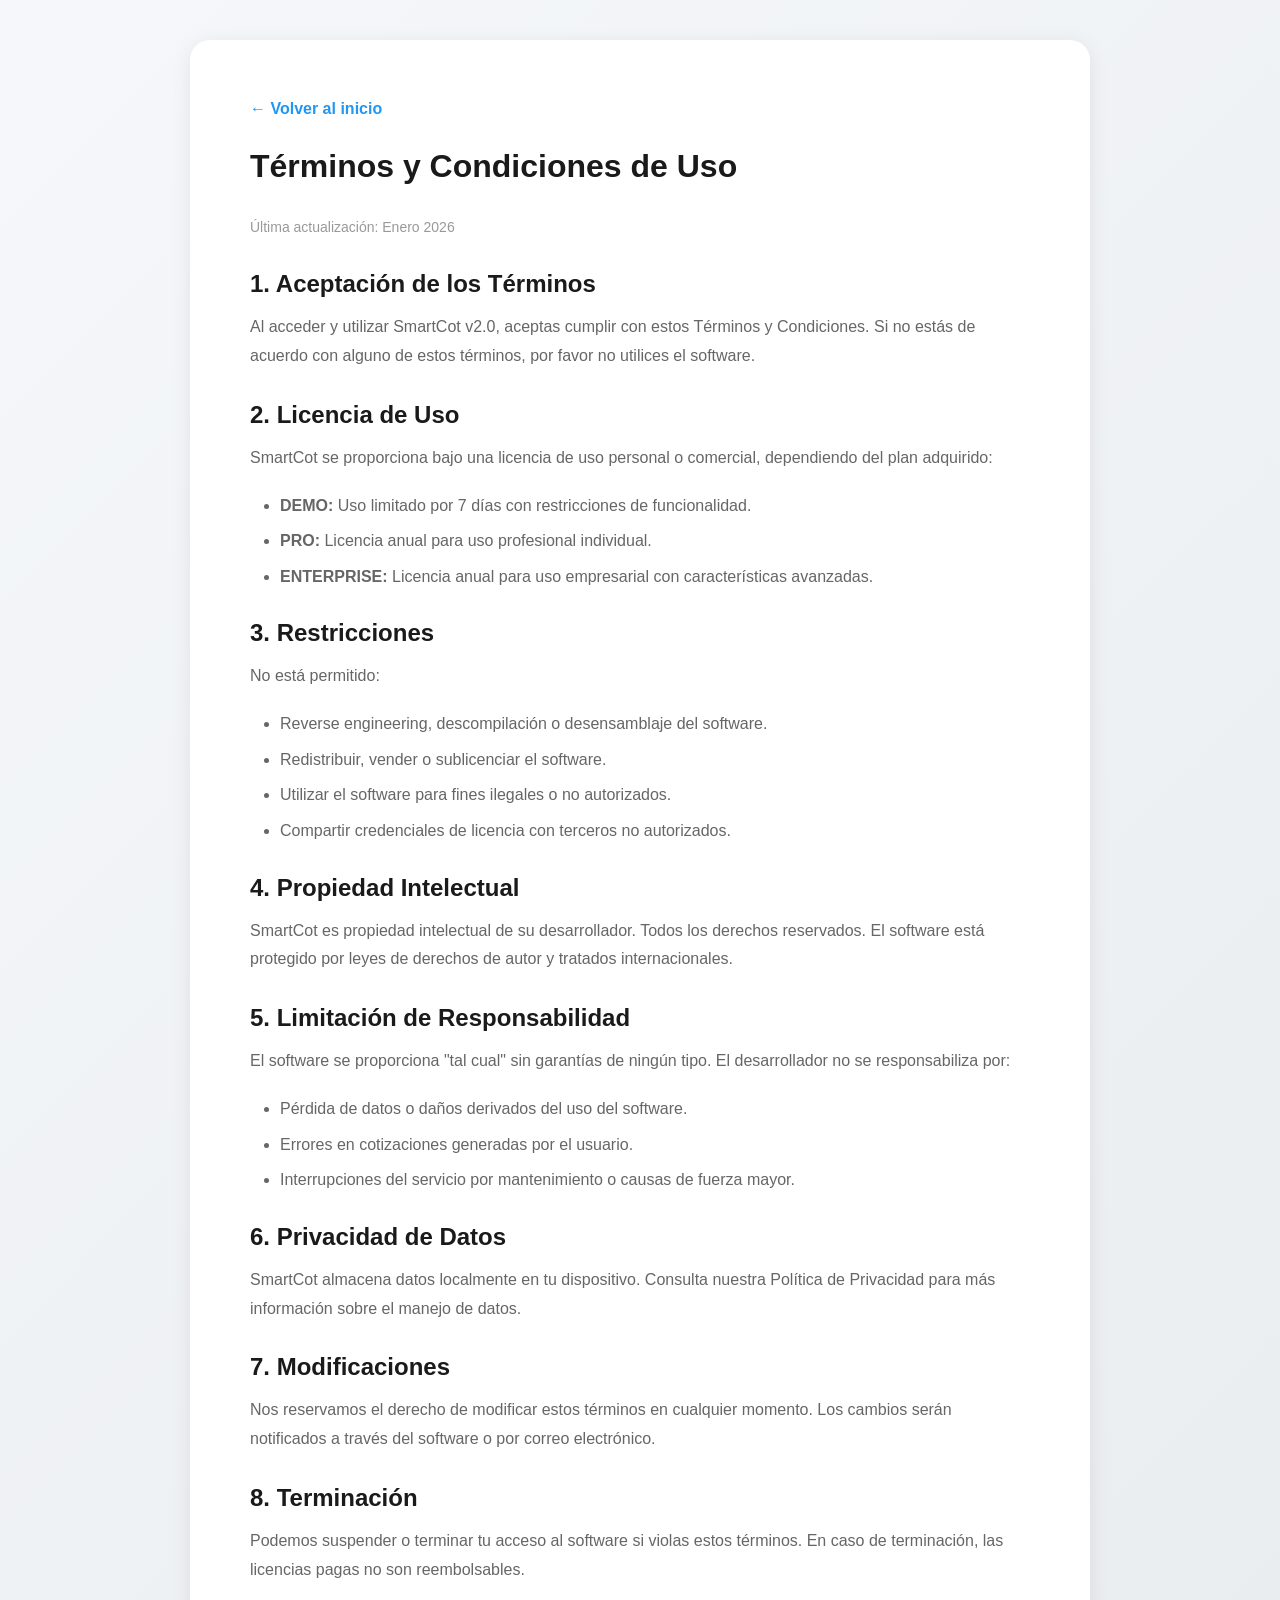
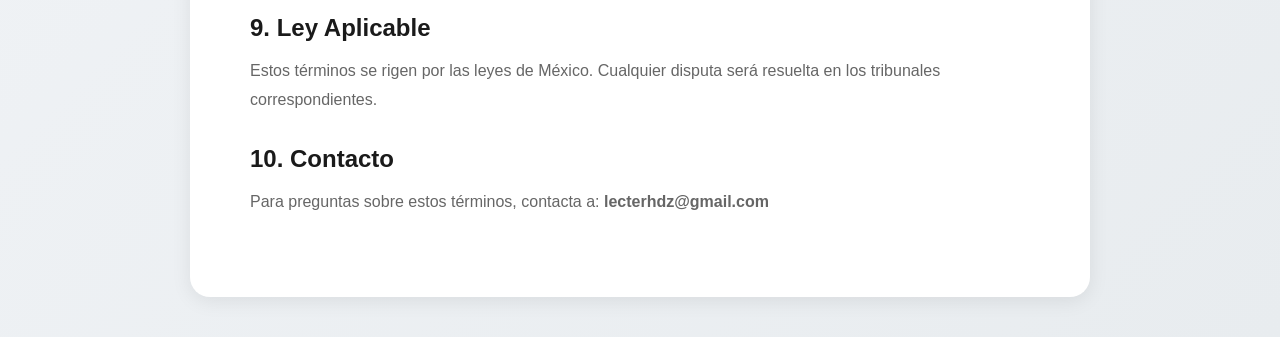
<file: terminos.html>
<!DOCTYPE html>
<html lang="es">
<head>
    <meta charset="UTF-8">
    <meta name="viewport" content="width=device-width, initial-scale=1.0">
    <title>Términos y Condiciones - SmartCot</title>
    <link rel="icon" type="image/png" href="https://cdn-icons-png.flaticon.com/512/2933/2933245.png">
    <style>
        * { margin: 0; padding: 0; box-sizing: border-box; }
        body { font-family: 'Segoe UI', 'Roboto', sans-serif; background: linear-gradient(135deg, #f5f7fa 0%, #e8ecef 100%); min-height: 100vh; color: #333; padding: 40px 20px; }
        .container { max-width: 900px; margin: 0 auto; background: white; padding: 60px; border-radius: 20px; box-shadow: 0 4px 20px rgba(0,0,0,0.08); }
        h1 { font-size: 32px; margin-bottom: 30px; color: #1a1a1a; }
        h2 { font-size: 24px; margin: 30px 0 15px; color: #1a1a1a; }
        p { line-height: 1.8; margin-bottom: 20px; color: #666; }
        ul { margin: 20px 0 20px 30px; color: #666; }
        li { margin-bottom: 10px; line-height: 1.6; }
        .back-link { display: inline-block; margin-bottom: 30px; color: #2196F3; text-decoration: none; font-weight: 600; }
        .back-link:hover { text-decoration: underline; }
        .fecha { color: #999; font-size: 14px; margin-bottom: 30px; }
        @media (max-width: 768px) { .container { padding: 30px 20px; } h1 { font-size: 24px; } h2 { font-size: 20px; } }
    </style>
</head>
<body>
    <div class="container">
        <a href="landing.html" class="back-link">← Volver al inicio</a>
        <h1>Términos y Condiciones de Uso</h1>
        <p class="fecha">Última actualización: Enero 2026</p>
        
        <h2>1. Aceptación de los Términos</h2>
        <p>Al acceder y utilizar SmartCot v2.0, aceptas cumplir con estos Términos y Condiciones. Si no estás de acuerdo con alguno de estos términos, por favor no utilices el software.</p>
        
        <h2>2. Licencia de Uso</h2>
        <p>SmartCot se proporciona bajo una licencia de uso personal o comercial, dependiendo del plan adquirido:</p>
        <ul>
            <li><strong>DEMO:</strong> Uso limitado por 7 días con restricciones de funcionalidad.</li>
            <li><strong>PRO:</strong> Licencia anual para uso profesional individual.</li>
            <li><strong>ENTERPRISE:</strong> Licencia anual para uso empresarial con características avanzadas.</li>
        </ul>
        
        <h2>3. Restricciones</h2>
        <p>No está permitido:</p>
        <ul>
            <li>Reverse engineering, descompilación o desensamblaje del software.</li>
            <li>Redistribuir, vender o sublicenciar el software.</li>
            <li>Utilizar el software para fines ilegales o no autorizados.</li>
            <li>Compartir credenciales de licencia con terceros no autorizados.</li>
        </ul>
        
        <h2>4. Propiedad Intelectual</h2>
        <p>SmartCot es propiedad intelectual de su desarrollador. Todos los derechos reservados. El software está protegido por leyes de derechos de autor y tratados internacionales.</p>
        
        <h2>5. Limitación de Responsabilidad</h2>
        <p>El software se proporciona "tal cual" sin garantías de ningún tipo. El desarrollador no se responsabiliza por:</p>
        <ul>
            <li>Pérdida de datos o daños derivados del uso del software.</li>
            <li>Errores en cotizaciones generadas por el usuario.</li>
            <li>Interrupciones del servicio por mantenimiento o causas de fuerza mayor.</li>
        </ul>
        
        <h2>6. Privacidad de Datos</h2>
        <p>SmartCot almacena datos localmente en tu dispositivo. Consulta nuestra Política de Privacidad para más información sobre el manejo de datos.</p>
        
        <h2>7. Modificaciones</h2>
        <p>Nos reservamos el derecho de modificar estos términos en cualquier momento. Los cambios serán notificados a través del software o por correo electrónico.</p>
        
        <h2>8. Terminación</h2>
        <p>Podemos suspender o terminar tu acceso al software si violas estos términos. En caso de terminación, las licencias pagas no son reembolsables.</p>
        
        <h2>9. Ley Aplicable</h2>
        <p>Estos términos se rigen por las leyes de México. Cualquier disputa será resuelta en los tribunales correspondientes.</p>
        
        <h2>10. Contacto</h2>
        <p>Para preguntas sobre estos términos, contacta a: <strong>lecterhdz@gmail.com</strong></p>
    </div>
</body>
</html>
</file>
